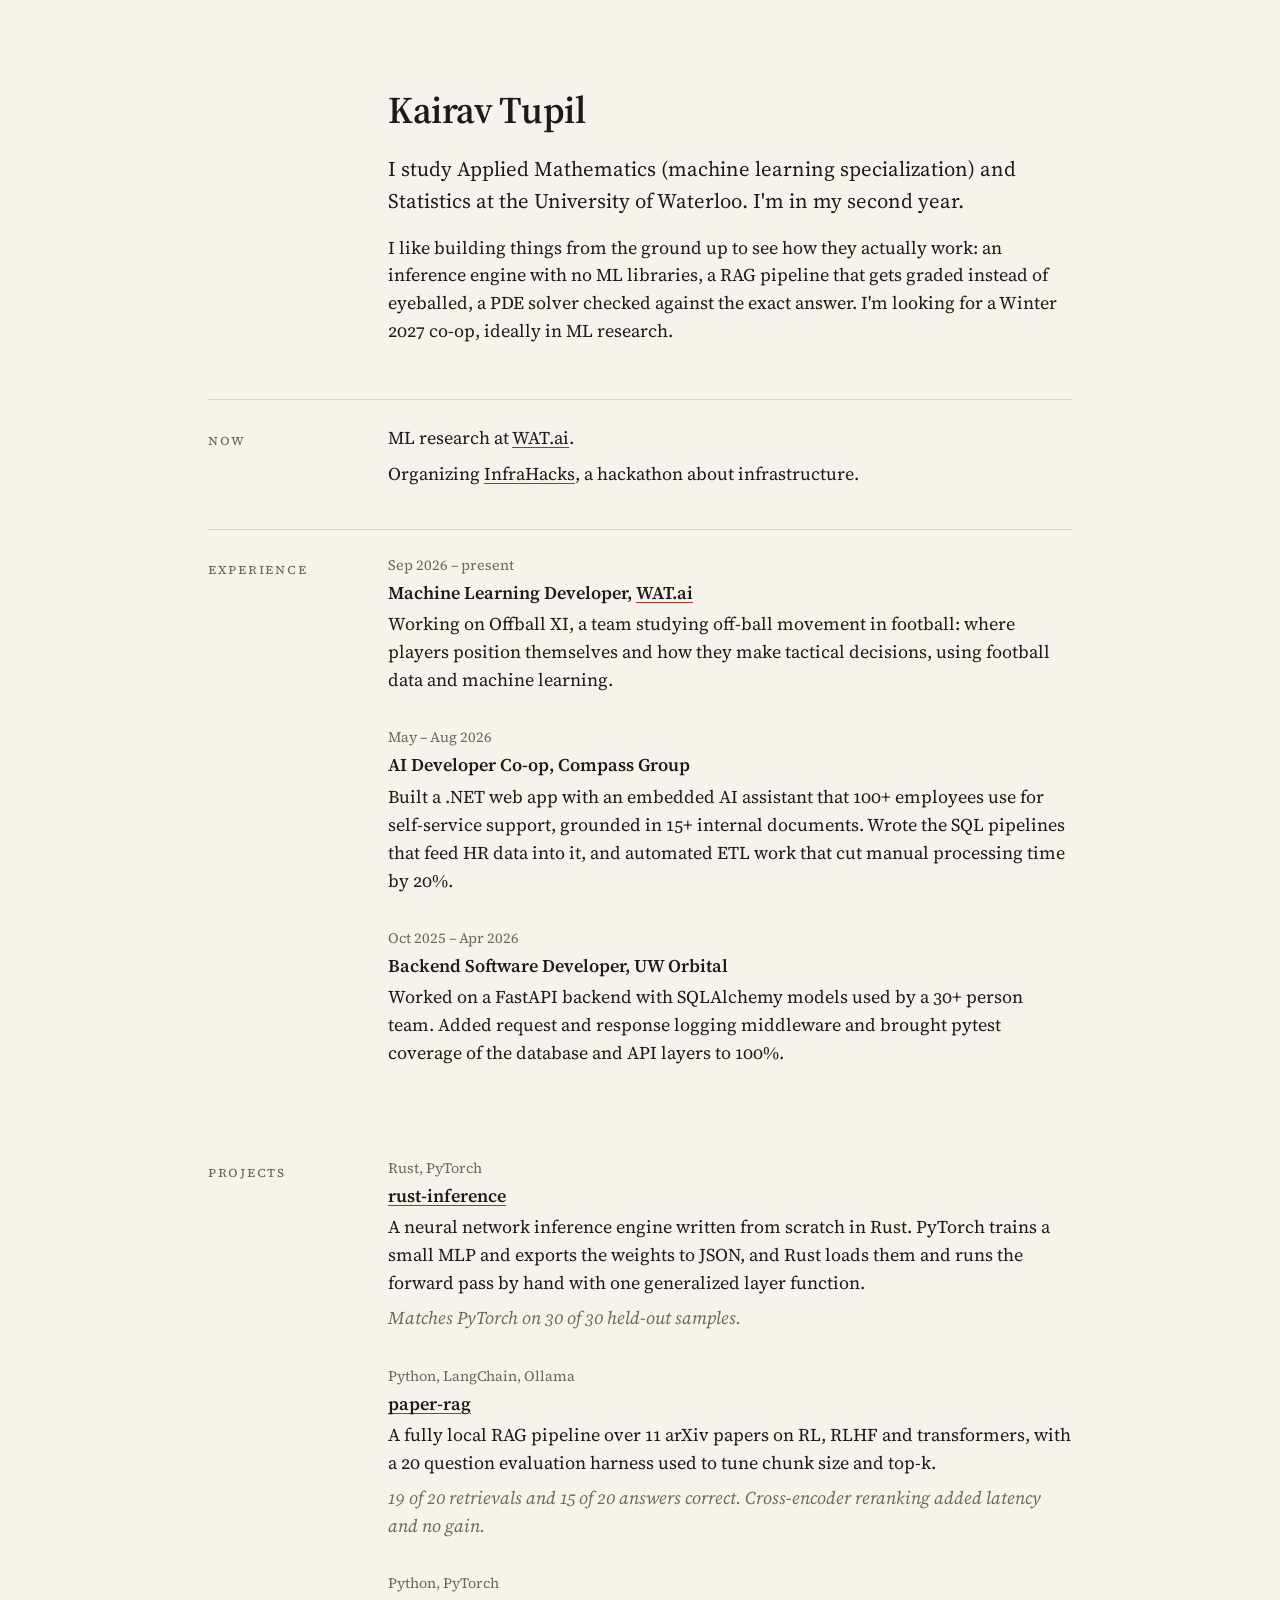
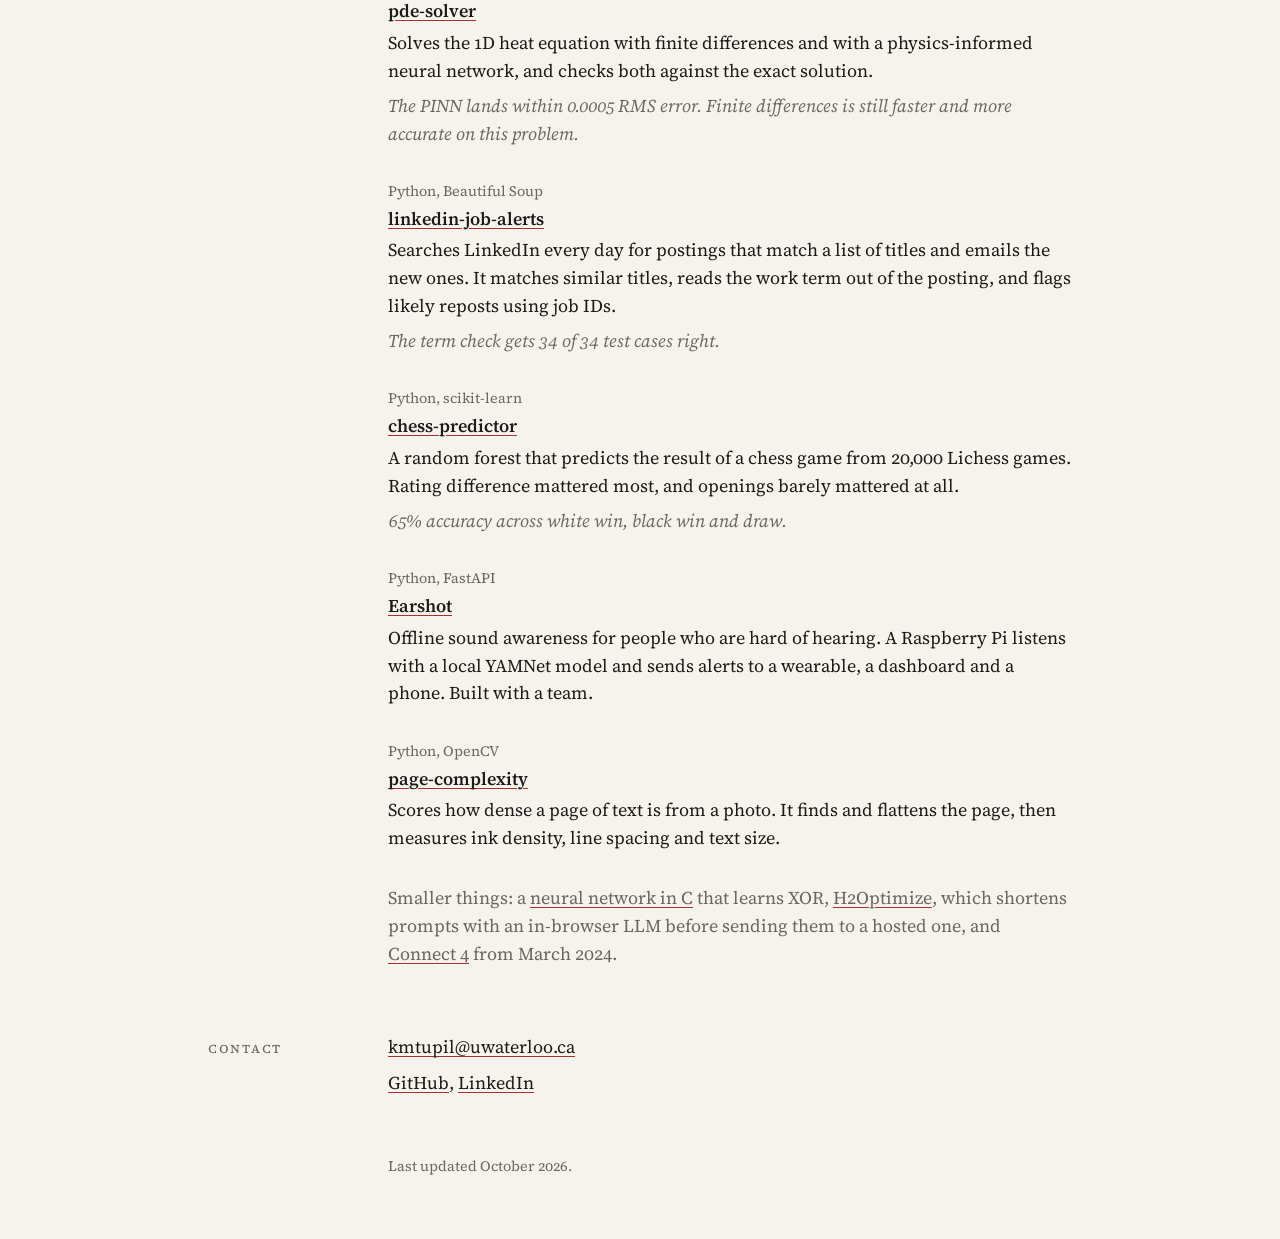
<file: index.html>
<!doctype html>
<html lang="en">
<head>
<meta charset="utf-8">
<meta name="viewport" content="width=device-width, initial-scale=1">
<title>Kairav Tupil</title>
<meta name="description" content="Kairav Tupil, Applied Mathematics and Statistics student at the University of Waterloo.">
<link rel="preconnect" href="https://fonts.googleapis.com">
<link rel="preconnect" href="https://fonts.gstatic.com" crossorigin>
<link href="https://fonts.googleapis.com/css2?family=Source+Serif+4:ital,opsz,wght@0,8..60,400;0,8..60,600;1,8..60,400&display=swap" rel="stylesheet">
<link rel="stylesheet" href="style.css?v=8">
<script>document.documentElement.classList.add("js");</script>
</head>
<body>

<div class="bar" id="bar">
  <div class="bar-inner">
    <a class="bar-name" href="#">Kairav Tupil</a>
    <nav class="bar-nav">
      <span class="bar-section" id="bar-section"></span>
      <a href="resume.pdf">Resume</a>
    </nav>
  </div>
</div>

<main>

<header>
  <h1>Kairav Tupil</h1>
  <p class="lede">I study Applied Mathematics (machine learning specialization) and Statistics at the University of Waterloo. I'm in my second year.</p>
  <p>I like building things from the ground up to see how they actually work: an inference engine with no ML libraries, a RAG pipeline that gets graded instead of eyeballed, a PDE solver checked against the exact answer. I'm looking for a Winter 2027 co-op, ideally in ML research.</p>
</header>

<section>
  <h2>Now</h2>
  <ul class="plain">
    <li>ML research at <a href="https://watai.ca">WAT.ai</a>.</li>
    <li>Organizing <a href="https://infrahacks.org">InfraHacks</a>, a hackathon about infrastructure.</li>
  </ul>
</section>

<section>
  <h2>Experience</h2>
  <div class="entry">
    <p class="when">Sep 2026 &ndash; present</p>
    <div>
      <h3>Machine Learning Developer, <a href="https://watai.ca">WAT.ai</a></h3>
      <p>Working on Offball XI, a team studying off-ball movement in football: where players position themselves and how they make tactical decisions, using football data and machine learning.</p>
    </div>
  </div>
  <div class="entry">
    <p class="when">May &ndash; Aug 2026</p>
    <div>
      <h3>AI Developer Co-op, Compass Group</h3>
      <p>Built a .NET web app with an embedded AI assistant that 100+ employees use for self-service support, grounded in 15+ internal documents. Wrote the SQL pipelines that feed HR data into it, and automated ETL work that cut manual processing time by 20%.</p>
    </div>
  </div>
  <div class="entry">
    <p class="when">Oct 2025 &ndash; Apr 2026</p>
    <div>
      <h3>Backend Software Developer, UW Orbital</h3>
      <p>Worked on a FastAPI backend with SQLAlchemy models used by a 30+ person team. Added request and response logging middleware and brought pytest coverage of the database and API layers to 100%.</p>
    </div>
  </div>
</section>

<section>
  <h2>Projects</h2>

  <div class="entry">
    <p class="when">Rust, PyTorch</p>
    <div>
      <h3><a href="https://github.com/KairavT/rust-inference">rust-inference</a></h3>
      <p>A neural network inference engine written from scratch in Rust. PyTorch trains a small MLP and exports the weights to JSON, and Rust loads them and runs the forward pass by hand with one generalized layer function.</p>
      <p class="result">Matches PyTorch on 30 of 30 held-out samples.</p>
    </div>
  </div>

  <div class="entry">
    <p class="when">Python, LangChain, Ollama</p>
    <div>
      <h3><a href="https://github.com/KairavT/paper-rag">paper-rag</a></h3>
      <p>A fully local RAG pipeline over 11 arXiv papers on RL, RLHF and transformers, with a 20 question evaluation harness used to tune chunk size and top-k.</p>
      <p class="result">19 of 20 retrievals and 15 of 20 answers correct. Cross-encoder reranking added latency and no gain.</p>
    </div>
  </div>

  <div class="entry">
    <p class="when">Python, PyTorch</p>
    <div>
      <h3><a href="https://github.com/KairavT/pde-solver">pde-solver</a></h3>
      <p>Solves the 1D heat equation with finite differences and with a physics-informed neural network, and checks both against the exact solution.</p>
      <p class="result">The PINN lands within 0.0005 RMS error. Finite differences is still faster and more accurate on this problem.</p>
    </div>
  </div>

  <div class="entry">
    <p class="when">Python, Beautiful Soup</p>
    <div>
      <h3><a href="https://github.com/KairavT/linkedin-job-alerts">linkedin-job-alerts</a></h3>
      <p>Searches LinkedIn every day for postings that match a list of titles and emails the new ones. It matches similar titles, reads the work term out of the posting, and flags likely reposts using job IDs.</p>
      <p class="result">The term check gets 34 of 34 test cases right.</p>
    </div>
  </div>

  <div class="entry">
    <p class="when">Python, scikit-learn</p>
    <div>
      <h3><a href="https://github.com/KairavT/chess-predictor">chess-predictor</a></h3>
      <p>A random forest that predicts the result of a chess game from 20,000 Lichess games. Rating difference mattered most, and openings barely mattered at all.</p>
      <p class="result">65% accuracy across white win, black win and draw.</p>
    </div>
  </div>

  <div class="entry">
    <p class="when">Python, FastAPI</p>
    <div>
      <h3><a href="https://github.com/alexanderli07/earshot">Earshot</a></h3>
      <p>Offline sound awareness for people who are hard of hearing. A Raspberry Pi listens with a local YAMNet model and sends alerts to a wearable, a dashboard and a phone. Built with a team.</p>
    </div>
  </div>

  <div class="entry">
    <p class="when">Python, OpenCV</p>
    <div>
      <h3><a href="https://github.com/KairavT/page-complexity">page-complexity</a></h3>
      <p>Scores how dense a page of text is from a photo. It finds and flattens the page, then measures ink density, line spacing and text size.</p>
    </div>
  </div>

  <p class="also">Smaller things: a <a href="https://github.com/KairavT/C-Neural-Network">neural network in C</a> that learns XOR, <a href="https://github.com/KairavT/AI-Water-Tracker">H2Optimize</a>, which shortens prompts with an in-browser LLM before sending them to a hosted one, and <a href="https://github.com/KairavT/Connect4">Connect 4</a> from March 2024.</p>
</section>

<section>
  <h2>Contact</h2>
  <ul class="plain">
    <li><a href="mailto:kmtupil@uwaterloo.ca">kmtupil@uwaterloo.ca</a></li>
    <li><a href="https://github.com/KairavT">GitHub</a>, <a href="https://www.linkedin.com/in/kairav-tupil">LinkedIn</a></li>
  </ul>
</section>

</main>

<footer>
  <p>Last updated October 2026.</p>
</footer>

<script src="scroll.js?v=8"></script>
</body>
</html>
</file>
<file: style.css>
:root {
  --paper: #f5f3ec;
  --ink: #1c1b19;
  --muted: #6b675e;
  --rule: #d9d5c9;
  --accent: #a8322a;
  --measure: 40rem;
}

@media (prefers-color-scheme: dark) {
  :root {
    --paper: #171614;
    --ink: #e6e2d8;
    --muted: #96918a;
    --rule: #34322e;
    --accent: #e07a6c;
  }
}

* { box-sizing: border-box; }

html {
  background: var(--paper);
  color: var(--ink);
  font-family: "Source Serif 4", Georgia, serif;
  font-size: 18px;
  line-height: 1.55;
  font-variant-numeric: oldstyle-nums proportional-nums;
  -webkit-text-size-adjust: 100%;
}

body { margin: 0; }

@media (max-width: 759px) {
  html { font-size: 17px; }
}

main, footer {
  max-width: calc(var(--measure) + 10rem);
  margin: 0 auto;
  padding: 0 1rem;
}

header { margin: 5rem 0 3rem; }

h1 {
  font-size: 2.1rem;
  font-weight: 600;
  letter-spacing: -0.01em;
  line-height: 1.1;
  margin: 0 0 1.2rem;
}

header p { max-width: var(--measure); margin: 0 0 0.9rem; }
header .lede { font-size: 1.15rem; }

a {
  color: inherit;
  text-decoration-line: underline;
  text-decoration-color: var(--accent);
  text-decoration-thickness: 1px;
  text-underline-offset: 0.18em;
}

a:hover { color: var(--accent); }

section {
  position: relative;
  padding: 1.4rem 0 1.8rem;
}

section::before {
  content: "";
  position: absolute;
  top: 0;
  left: 0;
  right: 0;
  height: 1px;
  background: var(--rule);
  transform-origin: left;
  transform: scaleX(var(--drawn, 1));
}

/* everything below is driven by scroll.js */

/* the rule above a section is drawn by the scroll itself (--drawn goes 0 to 1) */
.js section { --drawn: 0; }

.js section.current > h2 { color: var(--ink); }

/* the big name shrinks and lifts away as you scroll past it (--leave goes 0 to 1) */
.js header h1 {
  transform-origin: left bottom;
  transform: translateY(calc(var(--leave, 0) * -0.6rem)) scale(calc(1 - var(--leave, 0) * 0.2));
  opacity: calc(1 - var(--leave, 0) * 0.85);
}

/* the bar along the top always holds the links; once the big name is gone,
   the name and the section you are in drop into it */
.bar {
  position: fixed;
  top: 0;
  left: 0;
  right: 0;
  z-index: 2;
  background: var(--paper);
  border-bottom: 1px solid transparent;
  transition: border-color 0.2s ease;
}

.bar.shown { border-bottom-color: var(--rule); }

.js .bar-name, .js .bar-nav > * {
  opacity: 0;
  transform: translateY(-0.6em);
  visibility: hidden;
  transition: opacity 0.25s ease, transform 0.28s cubic-bezier(0.2, 0.7, 0.2, 1), visibility 0.28s;
}

/* the name comes in first, then the section, then Resume */
.js .bar.shown .bar-name, .js .bar.shown .bar-nav > * { opacity: 1; transform: none; visibility: visible; }
.js .bar.shown .bar-section { transition-delay: 0.05s; }
.js .bar.shown .bar-nav a { transition-delay: 0.1s; }

/* the links are set like the section labels */
.bar-nav {
  display: flex;
  align-items: baseline;
  gap: 1.4rem;
}

.bar-nav a {
  font-size: 0.8rem;
  text-transform: lowercase;
  font-variant: small-caps;
  letter-spacing: 0.12em;
  text-decoration: none;
}

.bar-nav a:hover, .bar-nav a[aria-current] { color: var(--accent); }

.bar-inner {
  max-width: calc(var(--measure) + 10rem);
  margin: 0 auto;
  padding: 0.65rem 1rem;
  display: flex;
  justify-content: space-between;
  align-items: baseline;
}

.bar-name {
  font-weight: 600;
  text-decoration: none;
}

.bar-section {
  font-size: 0.8rem;
  text-transform: lowercase;
  font-variant: small-caps;
  letter-spacing: 0.12em;
  color: var(--muted);
}

.bar-section.swap { animation: swap 0.25s cubic-bezier(0.2, 0.7, 0.2, 1); }

@keyframes swap {
  from { opacity: 0; transform: translateY(0.6em); }
}

/* entries rise into place quickly as they come on screen */
.js .rise {
  opacity: 0;
  transform: translateY(14px);
  transition: opacity 0.3s ease-out, transform 0.3s cubic-bezier(0.2, 0.7, 0.2, 1);
}

.js .rise.in { opacity: 1; transform: none; }

.entry h3 a {
  display: inline-block;
  transition: transform 0.15s ease, color 0.15s ease;
}

.entry:hover h3 a { transform: translateX(4px); color: var(--accent); }

@media (prefers-reduced-motion: reduce) {
  .js section { --drawn: 1; }
  .js header h1 { transform: none; opacity: 1; }
  .js .rise { opacity: 1; transform: none; transition: none; }
  .bar, .js .bar-name, .js .bar-nav > *, .entry h3 a { transition: none; }
  .bar-section.swap { animation: none; }
}

h2 {
  font-size: 0.8rem;
  font-weight: 400;
  text-transform: lowercase;
  font-variant: small-caps;
  letter-spacing: 0.12em;
  color: var(--muted);
  margin: 0 0 1rem;
  transition: color 0.2s ease;
}

h3 {
  font-size: 1rem;
  font-weight: 600;
  margin: 0 0 0.2rem;
}

p { margin: 0 0 0.4rem; }

.entry { margin-bottom: 1.4rem; }
.entry > div { max-width: var(--measure); }

.when {
  font-size: 0.8rem;
  color: var(--muted);
  margin: 0 0 0.15rem;
  font-variant-numeric: lining-nums;
}

.result {
  font-style: italic;
  color: var(--muted);
}

.also { max-width: var(--measure); color: var(--muted); }

.plain {
  list-style: none;
  padding: 0;
  margin: 0;
  max-width: var(--measure);
}

.plain li { margin-bottom: 0.45rem; }

footer {
  font-size: 0.8rem;
  color: var(--muted);
  padding-top: 1rem;
  padding-bottom: 3rem;
}

/* wide screens: labels move into the left margin */

@media (min-width: 760px) {
  section {
    display: grid;
    grid-template-columns: 10rem 1fr;
    align-items: start;
  }

  /* the label follows you down its section */
  section > h2 {
    grid-column: 1;
    grid-row: 1 / span 20;
    margin: 0.25rem 0 0;
    position: sticky;
    top: 4.25rem;
  }
  section > :not(h2) { grid-column: 2; }

  header, footer p { margin-left: 10rem; }
}
</file>
